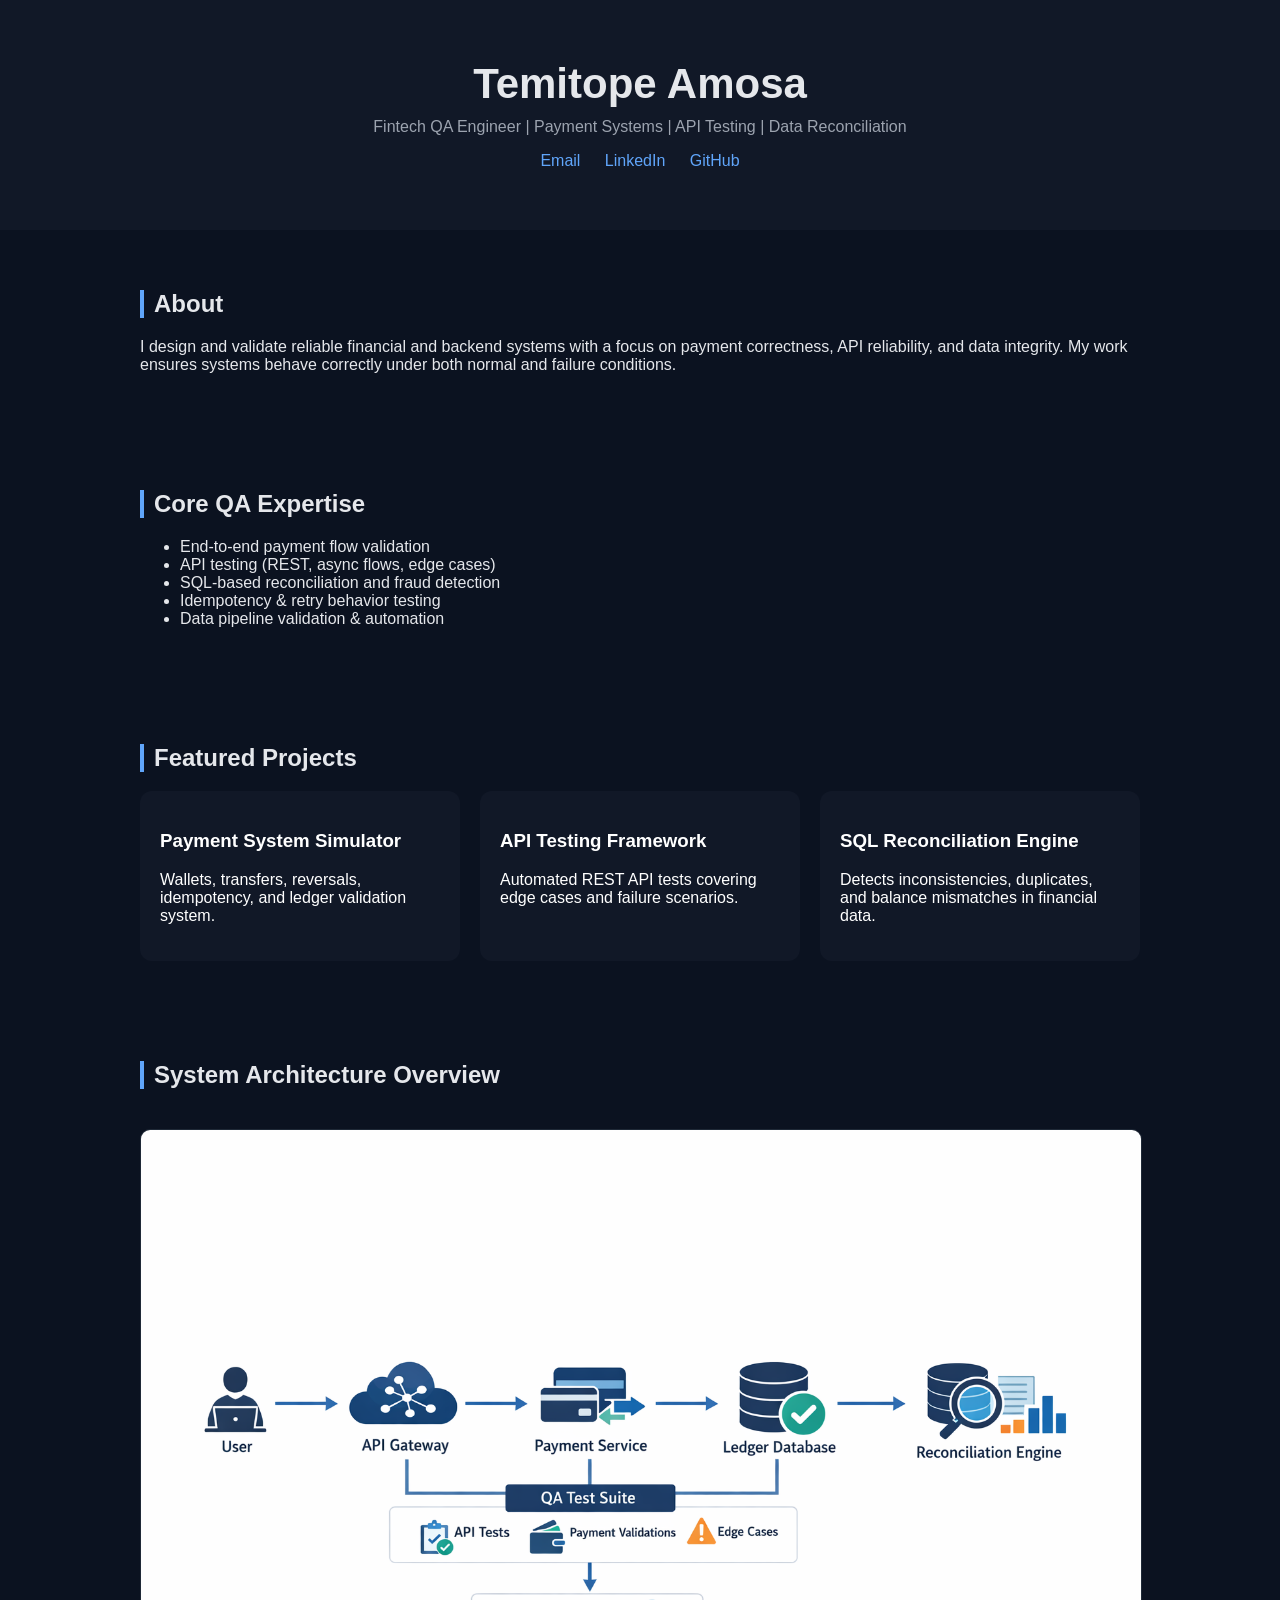
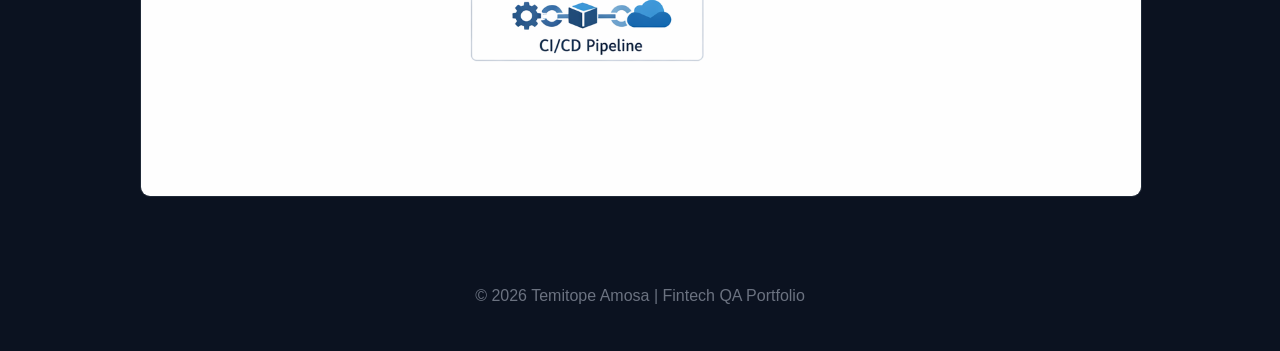
<file: index.html>
<!DOCTYPE html>
<html lang="en">
<head>
  <meta charset="UTF-8" />
  <meta name="viewport" content="width=device-width, initial-scale=1.0"/>
  <title>Fintech QA Portfolio - Temitope Amosa</title>
  <link rel="stylesheet" href="styles.css"/>
</head>

<body>

<header class="hero">
  <h1>Temitope Amosa</h1>
  <p>Fintech QA Engineer | Payment Systems | API Testing | Data Reconciliation</p>

  <div class="links">
    <a href="mailto:tamosa@purdue.edu">Email</a>
    <a href="https://linkedin.com/in/tamosa" target="_blank">LinkedIn</a>
    <a href="https://github.com/hebrotem" target="_blank">GitHub</a>
  </div>
</header>

<section>
  <h2>About</h2>
  <p>
    I design and validate reliable financial and backend systems with a focus on payment correctness,
    API reliability, and data integrity. My work ensures systems behave correctly under both normal
    and failure conditions.
  </p>
</section>

<section>
  <h2>Core QA Expertise</h2>
  <ul>
    <li>End-to-end payment flow validation</li>
    <li>API testing (REST, async flows, edge cases)</li>
    <li>SQL-based reconciliation and fraud detection</li>
    <li>Idempotency & retry behavior testing</li>
    <li>Data pipeline validation & automation</li>
  </ul>
</section>

<section>
  <h2>Featured Projects</h2>

  <div class="grid">

    <a class="card" href="projects/payment-system.html">
      <h3>Payment System Simulator</h3>
      <p>Wallets, transfers, reversals, idempotency, and ledger validation system.</p>
    </a>

    <a class="card" href="projects/api-testing.html">
      <h3>API Testing Framework</h3>
      <p>Automated REST API tests covering edge cases and failure scenarios.</p>
    </a>

    <a class="card" href="projects/sql-reconciliation.html">
      <h3>SQL Reconciliation Engine</h3>
      <p>Detects inconsistencies, duplicates, and balance mismatches in financial data.</p>
    </a>

  </div>
</section>

<section>
  <h2>System Architecture Overview</h2>
  <img src="assets/diagram.png" alt="System Diagram" class="diagram"/>
</section>

<footer>
  <p>© 2026 Temitope Amosa | Fintech QA Portfolio</p>
</footer>

<script src="script.js"></script>
</body>
</html>
</file>
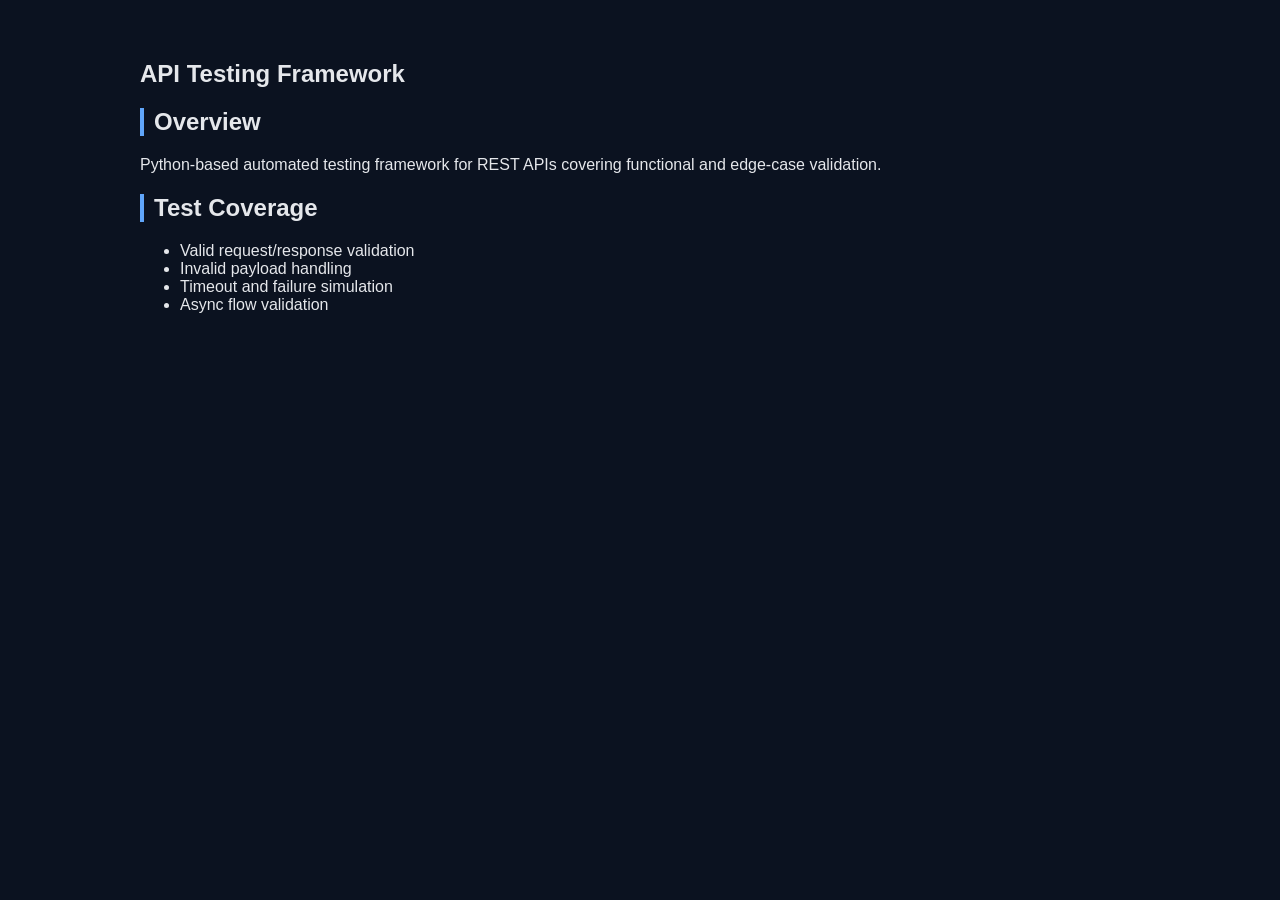
<file: projects/api-testing.html>
<!DOCTYPE html>
<html>
<head>
  <title>API Testing Framework</title>
  <link rel="stylesheet" href="../styles.css"/>
</head>

<body>

<section>
  <h1>API Testing Framework</h1>

  <h2>Overview</h2>
  <p>
    Python-based automated testing framework for REST APIs covering functional and edge-case validation.
  </p>

  <h2>Test Coverage</h2>
  <ul>
    <li>Valid request/response validation</li>
    <li>Invalid payload handling</li>
    <li>Timeout and failure simulation</li>
    <li>Async flow validation</li>
  </ul>

</section>

</body>
</html>
</file>
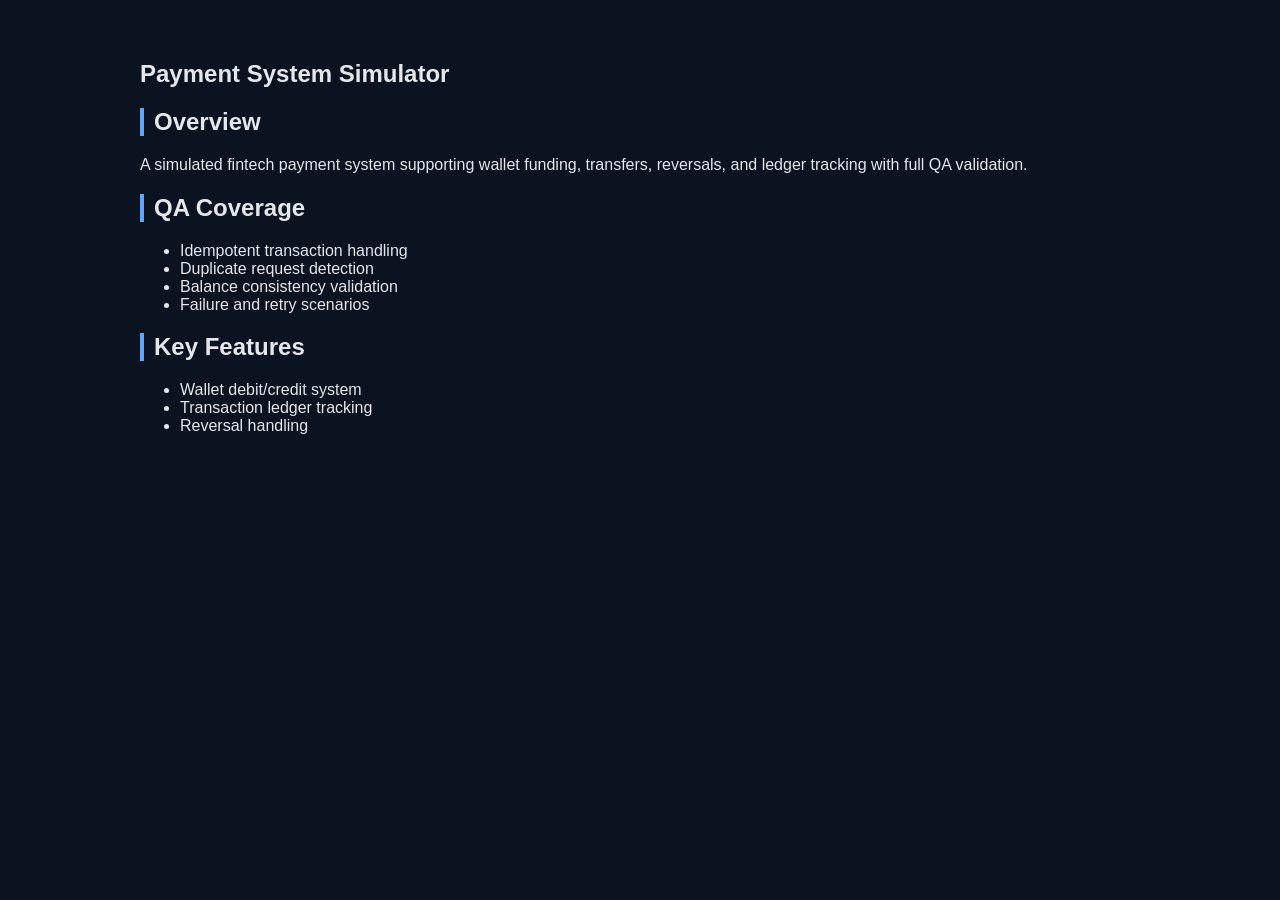
<file: projects/payment-system.html>
<!DOCTYPE html>
<html>
<head>
  <title>Payment System Simulator</title>
  <link rel="stylesheet" href="../styles.css"/>
</head>

<body>

<section>
  <h1>Payment System Simulator</h1>

  <h2>Overview</h2>
  <p>
    A simulated fintech payment system supporting wallet funding, transfers, reversals,
    and ledger tracking with full QA validation.
  </p>

  <h2>QA Coverage</h2>
  <ul>
    <li>Idempotent transaction handling</li>
    <li>Duplicate request detection</li>
    <li>Balance consistency validation</li>
    <li>Failure and retry scenarios</li>
  </ul>

  <h2>Key Features</h2>
  <ul>
    <li>Wallet debit/credit system</li>
    <li>Transaction ledger tracking</li>
    <li>Reversal handling</li>
  </ul>

</section>

</body>
</html>
</file>
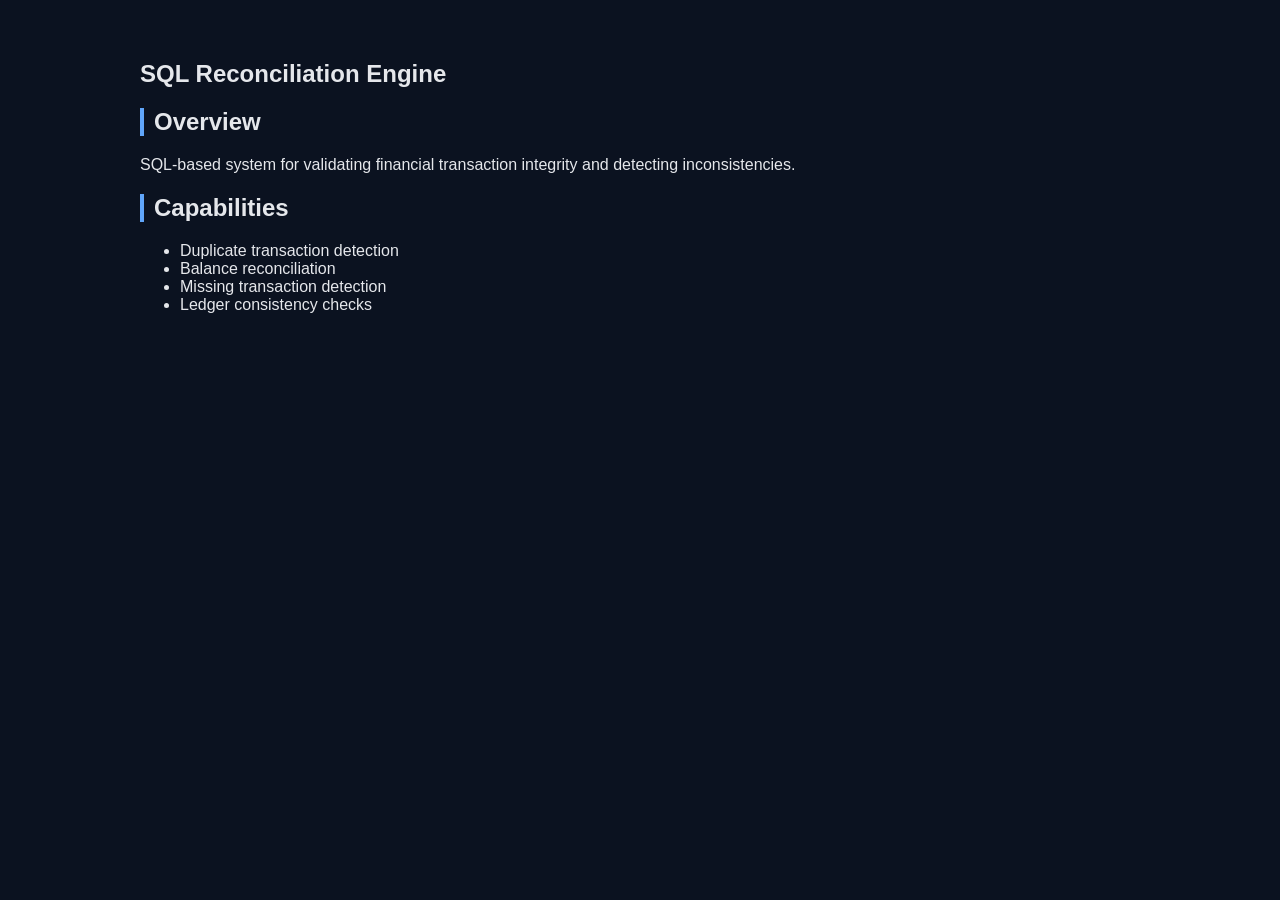
<file: projects/sql-reconciliation.html>
<!DOCTYPE html>
<html>
<head>
  <title>SQL Reconciliation Engine</title>
  <link rel="stylesheet" href="../styles.css"/>
</head>

<body>

<section>
  <h1>SQL Reconciliation Engine</h1>

  <h2>Overview</h2>
  <p>
    SQL-based system for validating financial transaction integrity and detecting inconsistencies.
  </p>

  <h2>Capabilities</h2>
  <ul>
    <li>Duplicate transaction detection</li>
    <li>Balance reconciliation</li>
    <li>Missing transaction detection</li>
    <li>Ledger consistency checks</li>
  </ul>

</section>

</body>
</html>
</file>
<file: styles.css>
body {
    margin: 0;
    font-family: Arial, sans-serif;
    background: #0b1220;
    color: #e5e7eb;
  }
  
  /* HERO */
  .hero {
    text-align: center;
    padding: 60px 20px;
    background: #111827;
  }
  
  .hero h1 {
    font-size: 42px;
    margin: 0;
  }
  
  .hero p {
    margin-top: 10px;
    color: #9ca3af;
  }
  
  .links a {
    margin: 10px;
    color: #60a5fa;
    text-decoration: none;
  }
  
  /* SECTIONS */
  section {
    padding: 40px;
    max-width: 1000px;
    margin: auto;
  }
  
  h2 {
    border-left: 4px solid #60a5fa;
    padding-left: 10px;
  }
  
  /* CARDS */
  .grid {
    display: grid;
    grid-template-columns: repeat(auto-fit, minmax(250px, 1fr));
    gap: 20px;
  }
  
  .card {
    background: #111827;
    padding: 20px;
    border-radius: 12px;
    text-decoration: none;
    color: white;
    transition: 0.3s;
  }
  
  .card:hover {
    transform: translateY(-5px);
    background: #1f2937;
  }
  
  /* IMAGE */
  .diagram {
    width: 100%;
    border-radius: 10px;
    margin-top: 20px;
    border: 1px solid #1f2937;
  }
  
  /* FOOTER */
  footer {
    text-align: center;
    padding: 30px;
    color: #6b7280;
  }
</file>
